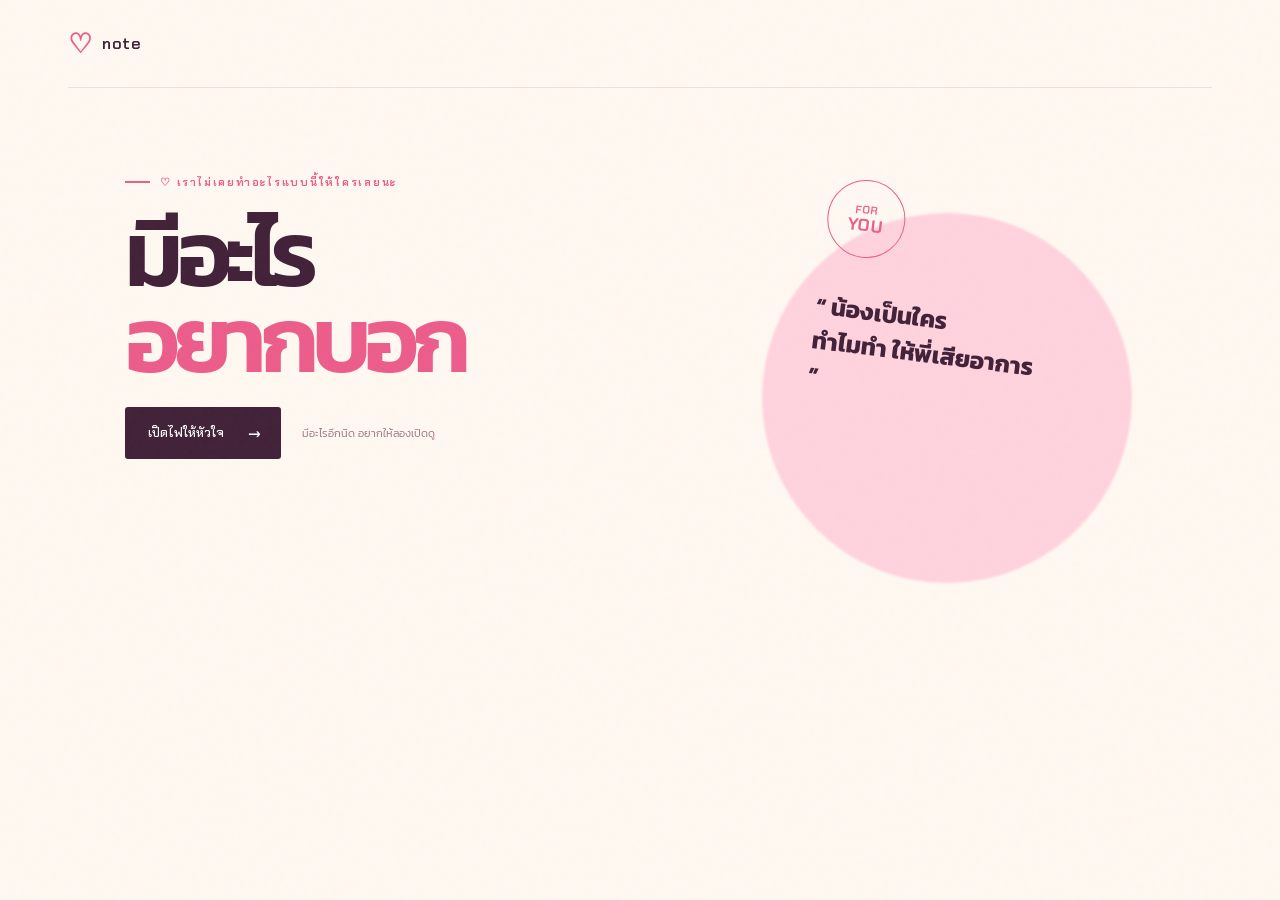
<file: index.html>
<!doctype html>
<html lang="th">

<head>
  <meta charset="UTF-8" />
  <meta name="viewport" content="width=device-width, initial-scale=1.0" />
  <meta name="description" content="จดหมายรักเล็ก ๆ ที่อยากส่งให้เธอ" />
  <title>มีอะไรอยากบอกเธอ</title>
  <link rel="preconnect" href="https://fonts.googleapis.com">
  <link rel="preconnect" href="https://fonts.gstatic.com" crossorigin>
  <link
    href="https://fonts.googleapis.com/css2?family=Chakra+Petch:wght@400;500;600;700&family=Kanit:wght@300;400;500;600&display=swap"
    rel="stylesheet">
  <link rel="stylesheet" href="styles.css?v=20260924" />
</head>

<body>
  <div class="noise"></div>
  <main class="page-shell">
    <nav class="topbar" aria-label="เมนูหลัก">
      <a class="brand" href="#top" aria-label="กลับด้านบน"><span class="brand-mark">♡</span>  note</a>
    </nav>

    <section class="hero" id="top">
      <div class="hero-copy">
        <p class="eyebrow"><span></span>♡ เราไม่เคยทำอะไรแบบนี้ให้ใครเลยนะ</p>
        <h1>มีอะไร<br /><em>อยากบอก</em></h1>
         
        <div class="hero-actions">
          <a class="primary-button" href="magic.html">เปิดไฟให้หัวใจ <span>→</span></a>
          <span class="hint">มีอะไรอีกนิด อยากให้ลองเปิดดู</span>
        </div>
      </div>
      <div class="hero-aside" aria-label="ข้อความสั้น ๆ">
        <div class="stamp">FOR<br /><strong>YOU</strong></div>
        <h2>“ น้องเป็นใคร <br />ทำไมทำ ให้พี่เสียอาการ ”</h2>
      </div>
    </section>

   
  </main>
  <div class="toast" id="toast" role="status">คัดลอกลิงก์แล้ว ส่งให้เธอได้เลย ♡</div>

  <script src="share.js"></script>
</body>

</html>
</file>
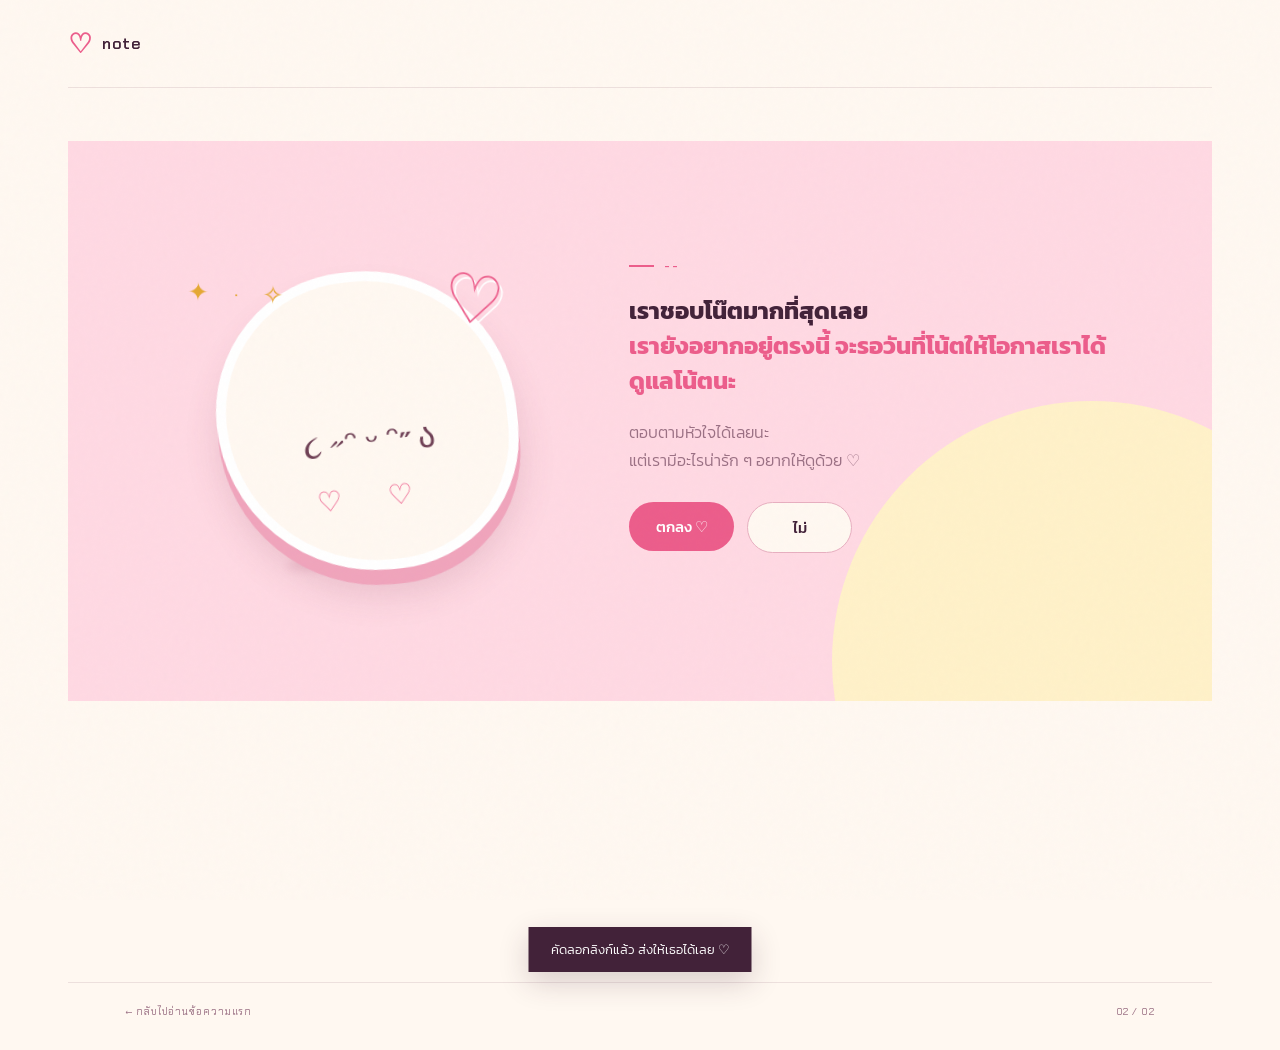
<file: magic.html>
<!doctype html>
<html lang="th">
<head>
  <meta charset="UTF-8" />
  <meta name="viewport" content="width=device-width, initial-scale=1.0" />
  <meta name="description" content="สิ่งเล็ก ๆ ที่ซ่อนอยู่ในแสงไฟ" />
  <title>สิ่งที่อยากบอกเธอ</title>
  <link rel="preconnect" href="https://fonts.googleapis.com">
  <link rel="preconnect" href="https://fonts.gstatic.com" crossorigin>
  <link href="https://fonts.googleapis.com/css2?family=Chakra+Petch:wght@400;500;600;700&family=Kanit:wght@300;400;500;600&display=swap" rel="stylesheet">
  <link rel="stylesheet" href="styles.css?v=20260924" />
</head>
<body>
  <div class="noise"></div>
  <main class="page-shell">
    <nav class="topbar" aria-label="เมนูหลัก">
      <a class="brand" href="index.html" aria-label="กลับหน้าแรก"><span class="brand-mark">♡</span>  note</a>
      <!-- <button class="share-button" id="shareButton" type="button"><span aria-hidden="true">↗</span> ส่งลิงก์นี้</button> -->
    </nav>
    <section class="sticker-section" id="scene">
      <div class="section-label"></div>
      <div class="sticker-card" id="stickerCard">
        <div class="heart-burst" id="heartBurst" aria-hidden="true"></div>
        <div class="sticker-art" aria-hidden="true">
          <div class="sticker-sparkles">✦　·　✧</div>
          <div class="sticker-face">૮ ˶ᵔ ᵕ ᵔ˶ ა</div>
          <div class="sticker-heart">♡</div>
          <div class="sticker-shadow"></div>
        </div>
        <div class="question-content">
          <p class="eyebrow"><span></span> --</p>
          <h2>เราชอบโน๊ตมากที่สุดเลย<br /><em>เรายังอยากอยู่ตรงนี้ จะรอวันที่โน้ตให้โอกาสเราได้ดูแลโน้ตนะ</em></h2>
          <p class="question-text">ตอบตามหัวใจได้เลยนะ<br />แต่เรามีอะไรน่ารัก ๆ อยากให้ดูด้วย ♡</p>
          <div class="answer-area" id="answerArea">
            <button class="answer-button answer-yes" id="yesButton" type="button">ตกลง <span>♡</span></button>
            <button class="answer-button answer-no" id="noButton" type="button">ไม่</button>
          </div>
          <p class="runaway-note" id="runawayNote" aria-live="polite"></p>
        </div>
      </div>
      <div class="flower-result" id="flowerResult" aria-live="polite" hidden>
        <div class="flower-sticker" aria-hidden="true">🌷</div>
        <div><strong> ดอกไม้นี้เราให้</strong><span>คิดถึงนะ ♡</span></div>
      </div>
    </section>
    <footer><a class="back-link" href="index.html">← กลับไปอ่านข้อความแรก</a><span>02 / 02</span></footer>
  </main>
  <div class="toast" id="toast" role="status">คัดลอกลิงก์แล้ว ส่งให้เธอได้เลย ♡</div>
  <div class="letter-modal" id="letterModal" role="dialog" aria-modal="true" aria-labelledby="letterTitle">
    <div class="letter-backdrop" data-letter-close></div>
    <article class="letter-paper">
      <button class="letter-close" id="letterClose" type="button" aria-label="ปิดจดหมาย">×</button>
      <div class="letter-topline"><span>little note no.</span><span>♡</span></div>
      <p class="letter-kicker">a letter for you</p>
      <h2 id="letterTitle">แค่เห็นเธอยิ้ม</h2>
      <div class="letter-rule"></div>
      <p class="letter-body" id="letterBody">วันธรรมดาของเราก็เหมือนมีแสงแดดเพิ่มขึ้นมาอีกนิด</p>
      <p class="letter-sender" id="letterSender">จากคนที่แอบมองเธออยู่เสมอ</p>
      <div class="letter-seal">♡</div>
    </article>
  </div>
  <script src="share.js"></script>
  <script>
    const answerArea = document.querySelector('#answerArea');
    const noButton = document.querySelector('#noButton');
    const yesButton = document.querySelector('#yesButton');
    const flowerResult = document.querySelector('#flowerResult');
    const stickerCard = document.querySelector('#stickerCard');
    const heartBurst = document.querySelector('#heartBurst');
    const runawayNote = document.querySelector('#runawayNote');
    const messages = [
      'แง... ลองกดปุ่มอื่นดูไหม',
      'จับไม่ทันหรอกนะ ♡',
      'คิดถึงอยู่เรารู้นะ',
      'ปุ่มนี้กดไม่ได้นะ เราเขิน',
      'อย่าเพิ่งกดไม่สิ ขอร้องน้า',
      'หัวใจบอกให้กดตกลงนะ ♥',
      'ใกล้แค่นี้เอง แต่จับไม่ได้หรอก',
      'ลองใหม่อีกที... ',
      'เรารอคำตอบที่น่ารักกว่านี้อยู่นะ',
      'ไม่เอาคำว่าไม่ได้ไหม ♡',
    ];
    let escapeCount = 0;

    noButton.addEventListener('click', moveNoButton);
    noButton.addEventListener('pointerenter', moveNoButton);
    yesButton.addEventListener('click', () => {
      stickerCard.classList.add('is-heart-mode');
      stickerCard.querySelector('.sticker-face').textContent = '♥';
      stickerCard.querySelector('.sticker-heart').textContent = '♥';
      stickerCard.querySelector('.question-content h2').innerHTML = 'ชอบที่สุดเลย ♡';
      stickerCard.querySelector('.question-text').innerHTML = 'เราให้ใจไปแล้วนะ<br />เอ็นดูนิดนึงได้มั้ย ♡';
      flowerResult.hidden = false;
      flowerResult.classList.add('is-visible');
      yesButton.textContent = 'ตกลงแล้วน้า ♡';
      yesButton.disabled = true;
      noButton.hidden = true;
      runawayNote.textContent = '';
      createHeartBurst();
    });

    function createHeartBurst() {
      heartBurst.replaceChildren();
      for (let index = 0; index < 22; index += 1) {
        const heart = document.createElement('span');
        heart.textContent = index % 3 === 0 ? '♥' : '♡';
        heart.style.setProperty('--x', `${Math.random() * 100}%`);
        heart.style.setProperty('--drift', `${(Math.random() - 0.5) * 180}px`);
        heart.style.setProperty('--delay', `${Math.random() * 0.8}s`);
        heart.style.setProperty('--size', `${16 + Math.random() * 25}px`);
        heartBurst.appendChild(heart);
      }
    }

    function moveNoButton() {
      escapeCount += 1;
      const area = answerArea.getBoundingClientRect();
      const button = noButton.getBoundingClientRect();
      const maxX = Math.max(0, area.width - button.width);
      const maxY = Math.max(0, area.height - button.height);
      noButton.style.left = `${Math.random() * maxX}px`;
      noButton.style.top = `${Math.random() * maxY}px`;
      runawayNote.textContent = messages[(escapeCount - 1) % messages.length];
    }
  </script>
</body>
</html>
</file>
<file: styles.css>
@import url('https://fonts.googleapis.com/css2?family=Chakra+Petch:wght@400;500;600;700&family=Kanit:wght@300;400;500;600&display=swap');

:root { --ink: #422239; --muted: #9b7084; --pink: #f687a9; --hot: #ec5d8b; --cream: #fff8f1; --blush: #ffe7ec; --line: rgba(104, 51, 76, .12); }
* { box-sizing: border-box; }
html { scroll-behavior: smooth; }
body { margin: 0; color: var(--ink); background: var(--cream); font-family: 'Kanit', sans-serif; font-weight: 300; overflow-x: hidden; }
.noise { position: fixed; inset: 0; opacity: .055; pointer-events: none; z-index: 10; background-image: url("data:image/svg+xml,%3Csvg viewBox='0 0 180 180' xmlns='http://www.w3.org/2000/svg'%3E%3Cfilter id='n'%3E%3CfeTurbulence type='fractalNoise' baseFrequency='.85' numOctaves='3' stitchTiles='stitch'/%3E%3C/filter%3E%3Crect width='100%25' height='100%25' filter='url(%23n)' opacity='.4'/%3E%3C/svg%3E"); }
.page-shell { max-width: 1240px; margin: auto; padding: 0 48px; }
.topbar { height: 88px; display: flex; align-items: center; justify-content: space-between; border-bottom: 1px solid var(--line); }
.brand { color: var(--ink); text-decoration: none; font: 600 16px 'Chakra Petch', sans-serif; letter-spacing: .05em; display: flex; align-items: center; gap: 9px; }
.brand-mark { color: var(--hot); font-size: 27px; line-height: 1; }
.share-button { border: 1px solid var(--ink); border-radius: 99px; background: transparent; color: var(--ink); font: 500 13px 'Chakra Petch', sans-serif; padding: 11px 17px; cursor: pointer; transition: .2s ease; }
.share-button span { font-size: 17px; vertical-align: -1px; margin-right: 4px; }.share-button:hover { background: var(--ink); color: white; transform: translateY(-2px); }
.hero { min-height: calc(100vh - 88px); display: flex; align-items: center; justify-content: space-between; padding: 70px 5% 95px; position: relative; }
.hero:after { content: ''; position: absolute; width: 370px; height: 370px; border-radius: 50%; background: #ffd3de; right: 7%; top: 125px; z-index: -1; filter: blur(1px); }
.eyebrow { display: flex; align-items: center; gap: 10px; color: var(--hot); font: 600 11px 'Chakra Petch', sans-serif; text-transform: uppercase; letter-spacing: .16em; }.eyebrow span { display: block; width: 25px; height: 2px; background: var(--hot); }
h1 { font: 600 clamp(55px, 7.3vw, 103px)/.92 'Kanit', sans-serif; letter-spacing: -.07em; margin: 24px 0; }.hero h1 em, h2 em { font-style: normal; color: var(--hot); }.intro { color: var(--muted); font-size: 16px; line-height: 1.8; margin: 0 0 33px; }.hero-actions { display: flex; align-items: center; gap: 21px; }.primary-button { display: inline-flex; gap: 24px; align-items: center; padding: 14px 20px 14px 23px; color: white; background: var(--ink); text-decoration: none; font: 500 13px 'Chakra Petch', sans-serif; border-radius: 3px; transition: .25s; }.primary-button span { font-size: 18px; }.primary-button:hover { background: var(--hot); transform: translateY(-3px); }.hint { color: var(--muted); font-size: 11px; }.hero-aside { width: 235px; transform: rotate(7deg); margin-right: 10%; margin-top: 25px; }.stamp { width: 78px; height: 78px; border: 1px solid var(--hot); border-radius: 50%; color: var(--hot); display: grid; place-content: center; text-align: center; font: 600 11px/1.1 'Chakra Petch', sans-serif; letter-spacing: .08em; margin-bottom: 35px; }.stamp strong { font-size: 17px; }.hero-aside p { font: 400 18px/1.7 'Kanit', sans-serif; }
.scene-section { padding: 36px 0 135px; }.section-label { color: var(--muted); font: 600 11px 'Chakra Petch', sans-serif; letter-spacing: .15em; margin: 0 5% 17px; }.section-label span, .message-number { color: var(--hot); margin-right: 16px; }.scene-card { background: #f9c0cf; padding: 52px 5% 38px; position: relative; overflow: hidden; }.scene-card:before { content: ''; position: absolute; inset: 0; opacity: .25; background: linear-gradient(135deg, transparent 40%, #fff 40.2%, transparent 40.5%, transparent 63%, #fff 63.2%, transparent 63.5%); }.scene-heading { position: relative; z-index: 1; display: flex; align-items: flex-end; justify-content: space-between; margin-bottom: 28px; }.scene-heading h2, .message-content h2 { font: 500 clamp(31px, 4vw, 56px)/1.05 'Kanit', sans-serif; letter-spacing: -.055em; margin: 0; }.scene-heading h2 span { color: #a94f70; }.heart-count { text-align: right; display: flex; flex-direction: column; color: var(--hot); }.heart-count span { font: 600 35px 'Chakra Petch', sans-serif; line-height: .9; }.heart-count small { font-size: 11px; color: var(--ink); margin-top: 8px; }
.canvas-wrap { height: 480px; background: linear-gradient(145deg, #fddddf, #efa1ba); position: relative; z-index: 1; border: 1px solid rgba(121, 54, 83, .14); overflow: hidden; }.canvas-wrap canvas { display: block; width: 100%; height: 100%; touch-action: none; cursor: grab; }.canvas-wrap canvas:active { cursor: grabbing; }.canvas-tip { position: absolute; left: 22px; bottom: 18px; font: 500 10px 'Chakra Petch', sans-serif; letter-spacing: .08em; color: #95516b; }.tip-dot { display: inline-block; width: 7px; height: 7px; background: #fd658f; border-radius: 50%; margin-right: 7px; animation: pulse 1.5s infinite; }.sparkle-note { position: absolute; right: 22px; bottom: 18px; font-size: 11px; color: #95516b; }.sparkle-note span { font-size: 18px; vertical-align: -2px; margin-left: 5px; }
.message-section { display: grid; grid-template-columns: 15% 1fr; padding: 25px 5% 160px; }.message-number { font: 600 11px 'Chakra Petch', sans-serif; letter-spacing: .1em; padding-top: 10px; }.message-content h2 { font-size: clamp(39px, 5vw, 72px); margin: 25px 0 30px; }.message-body { color: var(--muted); line-height: 1.9; font-size: 16px; }.signature { display: inline-block; color: var(--hot); border-top: 1px solid #eab5c4; padding-top: 15px; margin-top: 22px; font: 12px 'Chakra Petch', sans-serif; }.signature span { font-size: 19px; margin-left: 6px; } footer { border-top: 1px solid var(--line); display: flex; justify-content: space-between; padding: 22px 5% 32px; color: var(--muted); font: 10px 'Chakra Petch', sans-serif; letter-spacing: .09em; text-transform: uppercase; }.back-link { color: var(--muted); text-decoration: none; }.back-link:hover { color: var(--hot); }.toast { position: fixed; bottom: 28px; left: 50%; transform: translate(-50%, 100px); background: var(--ink); color: white; padding: 13px 22px; font-size: 13px; z-index: 20; transition: transform .35s ease; box-shadow: 0 10px 30px #42223933; }.toast.show { transform: translate(-50%, 0); }
.sticker-section { padding: 36px 0 135px; }.sticker-card { min-height: 560px; display: grid; grid-template-columns: .9fr 1.1fr; align-items: center; gap: 7%; padding: 58px 9%; position: relative; overflow: hidden; background: #ffd9e3; }.sticker-card:before { content: ''; position: absolute; width: 520px; height: 520px; border-radius: 50%; background: #fff1c9; right: -140px; bottom: -220px; }.sticker-art, .question-content { position: relative; z-index: 1; }.sticker-art { min-height: 330px; display: grid; place-items: center; transform: rotate(-6deg); }.sticker-face { width: min(100%, 300px); aspect-ratio: 1; display: grid; place-items: center; padding-top: 40px; color: #6f4055; background: #fff8f1; border: 10px solid white; border-radius: 48% 52% 45% 55%; box-shadow: 0 15px 0 #f0a4bc, 0 25px 35px rgba(126, 61, 89, .16); font: 500 clamp(23px, 3vw, 34px) 'Kanit', sans-serif; }.sticker-face:after { content: '♡  ♡'; position: absolute; margin-top: 112px; color: var(--hot); font-size: 28px; letter-spacing: 20px; }.sticker-heart { position: absolute; top: 21px; right: 12%; color: var(--hot); font-size: 68px; line-height: 1; transform: rotate(14deg); text-shadow: 4px 4px 0 white; animation: float-heart 2.4s ease-in-out infinite; }.sticker-sparkles { position: absolute; top: 5px; left: 8%; color: #e5a833; font-size: 25px; transform: rotate(8deg); }.sticker-shadow { position: absolute; bottom: 19px; width: 190px; height: 20px; border-radius: 50%; background: rgba(177, 92, 120, .18); filter: blur(4px); z-index: -1; }.question-content h1 { font: 600 clamp(49px, 6vw, 78px)/.95 'Kanit', sans-serif; letter-spacing: -.07em; margin: 23px 0; }.question-text { color: var(--muted); font-size: 16px; line-height: 1.8; margin-bottom: 27px; }.answer-area { position: relative; display: flex; gap: 12px; min-height: 65px; align-items: flex-start; }.answer-button { min-width: 105px; border: 0; border-radius: 999px; padding: 13px 22px; color: white; font: 500 15px 'Kanit', sans-serif; cursor: pointer; transition: transform .2s, box-shadow .2s; }.answer-button:hover { transform: translateY(-3px); box-shadow: 0 8px 18px rgba(126, 61, 89, .2); }.answer-yes { background: var(--hot); }.answer-no { position: absolute; left: 118px; top: 0; color: var(--ink); background: #fff8f1; border: 1px solid #e7afc0; }.answer-button:disabled { cursor: default; opacity: .8; }.runaway-note { min-height: 24px; margin: 3px 0 0; color: var(--hot); font-size: 13px; }.flower-result { display: flex; align-items: center; gap: 18px; margin: 30px auto 0; padding: 18px 25px; width: min(100%, 510px); background: #fff8f1; color: var(--ink); box-shadow: 0 12px 30px rgba(126, 61, 89, .12); opacity: 0; transform: translateY(15px); transition: .45s ease; }.flower-result.is-visible { opacity: 1; transform: translateY(0); }.flower-result strong, .flower-result span { display: block; }.flower-result span { color: var(--muted); margin-top: 3px; }.flower-sticker { font-size: 54px; animation: flower-bloom .5s ease both; }
.letter-modal { position: fixed; inset: 0; display: grid; place-items: center; padding: 24px; visibility: hidden; opacity: 0; z-index: 30; transition: opacity .3s ease, visibility .3s ease; }.letter-modal.is-open { visibility: visible; opacity: 1; }.letter-backdrop { position: absolute; inset: 0; background: rgba(66, 34, 57, .48); backdrop-filter: blur(8px); }.letter-paper { position: relative; width: min(100%, 510px); min-height: 440px; padding: 38px 48px; background: #fff9ee; color: var(--ink); box-shadow: 0 24px 70px rgba(66, 34, 57, .28); transform: translateY(20px) rotate(-1deg); transition: transform .4s cubic-bezier(.2,.8,.2,1); }.letter-modal.is-open .letter-paper { transform: translateY(0) rotate(-1deg); }.letter-close { position: absolute; top: 14px; right: 17px; border: 0; color: var(--muted); background: transparent; font: 300 30px 'Kanit', sans-serif; cursor: pointer; }.letter-topline { display: flex; justify-content: space-between; color: var(--hot); font: 11px 'Chakra Petch', sans-serif; letter-spacing: .12em; text-transform: uppercase; }.letter-kicker { margin: 58px 0 15px; color: var(--hot); font: 600 11px 'Chakra Petch', sans-serif; letter-spacing: .16em; text-transform: uppercase; }.letter-paper h2 { margin: 0; font: 500 clamp(31px, 5vw, 46px)/1.1 'Kanit', sans-serif; letter-spacing: -.04em; }.letter-rule { width: 55px; height: 2px; background: var(--hot); margin: 28px 0; }.letter-body { max-width: 370px; color: #795568; font-size: 18px; line-height: 1.9; }.letter-sender { margin-top: 42px; color: var(--hot); font: 12px 'Chakra Petch', sans-serif; }.letter-seal { position: absolute; right: 47px; bottom: 30px; width: 52px; height: 52px; display: grid; place-items: center; border: 1px solid #f08aae; border-radius: 50%; color: var(--hot); font-size: 25px; transform: rotate(12deg); }
@keyframes pulse { 50% { transform: scale(1.6); opacity: .45; } } @keyframes float-heart { 50% { transform: translateY(-8px) rotate(14deg) scale(1.08); } } @keyframes flower-bloom { 0% { transform: scale(.3) rotate(-15deg); } 80% { transform: scale(1.15) rotate(4deg); } 100% { transform: scale(1) rotate(0); } } @media (max-width: 700px) { .page-shell { padding: 0 20px; }.topbar { height: 72px; }.hero { display: block; padding: 66px 8% 75px; min-height: auto; }.hero:after { width: 250px; height: 250px; right: 0; top: 110px; }.hero-aside { margin: 80px 0 0 auto; width: 190px; }.hero-actions { align-items: flex-start; flex-direction: column; gap: 13px; }.scene-section, .sticker-section { padding-bottom: 90px; }.sticker-card { display: block; padding: 35px 8% 45px; }.sticker-art { min-height: 285px; margin-bottom: 15px; }.sticker-face { width: min(100%, 270px); }.question-content h1 { font-size: clamp(49px, 15vw, 70px); }.answer-area { min-height: 90px; }.answer-no { left: 118px; }.message-section { padding: 0 8% 100px; display: block; }.message-number { margin-bottom: 55px; }.message-content h2 { margin-top: 22px; } footer { padding-left: 8%; padding-right: 8%; gap: 20px; } }
.sticker-card { transition: background .6s ease, transform .6s ease; }
.sticker-card.is-heart-mode { background: #ffb0c8; transform: scale(1.01); }
.sticker-card.is-heart-mode:before { background: #ffc9d8; transform: scale(1.25); }
.sticker-card.is-heart-mode .sticker-art { transform: rotate(0) scale(1.06); }
.sticker-card.is-heart-mode .sticker-face { color: #fff; background: var(--hot); transform: scale(1.08); box-shadow: 0 15px 0 #c94770, 0 25px 35px rgba(126, 61, 89, .22); font-size: clamp(100px, 15vw, 170px); line-height: 1; }
.sticker-card.is-heart-mode .sticker-face:after { content: '♡'; color: #fff; margin-top: 0; font-size: 36px; letter-spacing: 0; }
.sticker-card.is-heart-mode .sticker-heart { color: #fff; transform: rotate(14deg) scale(1.2); }
.heart-burst { position: absolute; inset: 0; z-index: 2; pointer-events: none; overflow: hidden; }
.heart-burst span { position: absolute; left: var(--x); bottom: 17%; color: var(--hot); font-size: var(--size); opacity: 0; animation: heart-float 2.8s var(--delay) ease-out forwards; text-shadow: 2px 2px 0 rgba(255, 255, 255, .65); }
.heart-burst span:nth-child(3n) { color: #fff; }
.heart-burst span:nth-child(4n) { color: #e3a536; }
@keyframes heart-float { 0% { opacity: 0; transform: translate3d(0, 40px, 0) scale(.35) rotate(-18deg); } 15% { opacity: 1; } 100% { opacity: 0; transform: translate3d(var(--drift), -520px, 0) scale(1.1) rotate(24deg); } }
@media (min-width: 701px) {
	.hero { min-height: 620px; align-items: flex-start; padding-top: 76px; padding-bottom: 100px; }
	.hero-copy { max-width: 620px; padding-top: 0; }
	.hero h1 { margin-top: 22px; }
}
</file>
